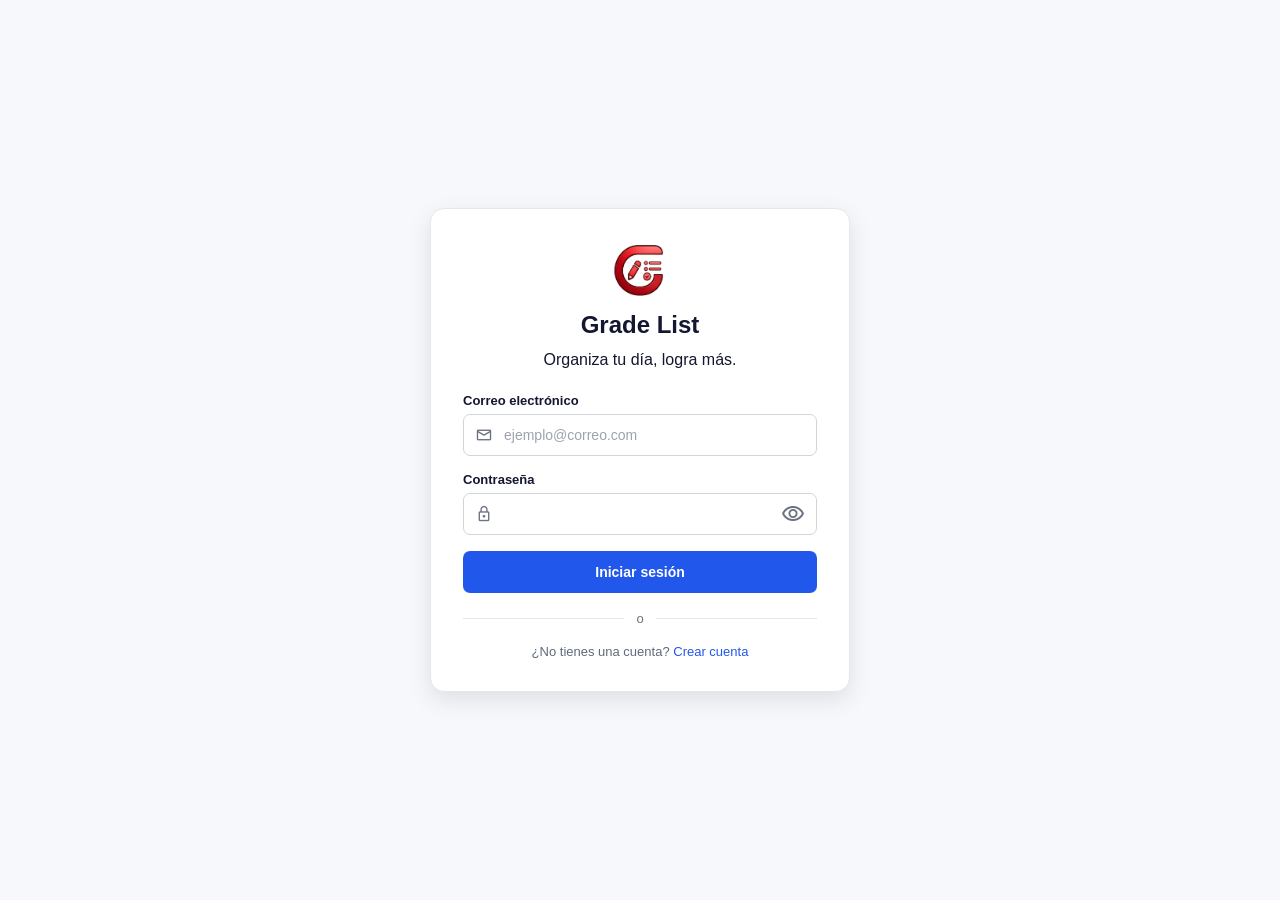
<file: index.html>
<!DOCTYPE html>
<html lang="es">

<head>
    <meta charset="UTF-8">

    <meta
        name="viewport"
        content="width=device-width, initial-scale=1.0"
    >

    <link rel="stylesheet" href="./css/styles.css">

    <link
        href="https://fonts.googleapis.com/css2?family=Material+Symbols+Outlined"
        rel="stylesheet"
    >

    <title>Grade List</title>
</head>

<body>

    <header>

        <!-- Identidad de la aplicación -->
        <a href="index.html" class="logo">
            <img
                src="image/logo4.png"
                alt="Logo de Grade List"
            >

            <span>Grade List</span>
        </a>


        <!-- Información del usuario -->
        <div class="usuario">

            <img
                src="image/perfil-usuario.jpg"
                alt="Foto de perfil del usuario"
            >

            <div class="usuario-info">

                <span id="nombre-usuario">Hola, Usuario</span>

                <button type="button" id="cerrar-sesion">

                    <span
                        class="material-symbols-outlined"
                        aria-hidden="true"
                    >
                        logout
                    </span>

                    Cerrar sesión

                </button>

            </div>

        </div>

    </header>


    <main>

        <h1 class="visually-hidden">
            Mis tareas
        </h1>


        <!-- Tarjeta superior: formulario y filtros -->
        <div class="panel-controles">


            <!-- Crear tarea -->
            <section id="crear-tarea">

                <h2>Nueva tarea</h2>

                <form id="formulario-tarea">

                    <label
                        for="titulo"
                        class="visually-hidden"
                    >
                        Nueva tarea
                    </label>

                    <input
                        type="text"
                        id="titulo"
                        name="titulo"
                        placeholder="¿Qué necesitas hacer?"
                        required
                    >

                    <button type="submit">
                        <span class="material-symbols-outlined">add</span>
                        <span class="texto-agregar">Agregar</span>
                    </button>

                </form>

            </section>


            <!-- Mensajes de éxito o error -->
            <div
                id="mensajes"
                class="mensaje"
                aria-live="polite"
            ></div>


            <!-- Filtros -->
            <section id="filtros">

                <h2 class="visually-hidden">
                    Filtrar tareas
                </h2>


                <div class="grupo-filtros">


                    <!-- Todas -->
                    <button
                        type="button"
                        class="filtro activo"
                        data-filtro="todas"
                        aria-pressed="true"
                        aria-label="Mostrar todas las tareas"
                        title="Todas"
                    >

                        <span
                            class="material-symbols-outlined"
                            aria-hidden="true"
                        >
                            checklist
                        </span>

                        <span class="texto-filtro">
                            Todas
                        </span>

                    </button>


                    <!-- Pendientes -->
                    <button
                        type="button"
                        class="filtro"
                        data-filtro="pendientes"
                        aria-pressed="false"
                        aria-label="Mostrar tareas pendientes"
                        title="Pendientes"
                    >

                        <span
                            class="material-symbols-outlined"
                            aria-hidden="true"
                        >
                            pending_actions
                        </span>

                        <span class="texto-filtro">
                            Pendientes
                        </span>

                    </button>


                    <!-- Completadas -->
                    <button
                        type="button"
                        class="filtro"
                        data-filtro="completadas"
                        aria-pressed="false"
                        aria-label="Mostrar tareas completadas"
                        title="Completadas"
                    >

                        <span
                            class="material-symbols-outlined"
                            aria-hidden="true"
                        >
                            task_alt
                        </span>

                        <span class="texto-filtro">
                            Completadas
                        </span>

                    </button>

                </div>


                <!-- Contador -->
                <p id="contador-tareas">

                    <span id="cantidad-tareas">
                        0
                    </span>
                    <span id="texto-contador">
                        tareas
                    </span>

                </p>

            </section>

        </div>


        <!-- Tarjeta inferior: lista de tareas -->
        <section id="lista-tareas">

            <h2 class="visually-hidden">
                Lista de tareas
            </h2>

            <ul id="tareas"></ul>

        </section>

        <div
            id="modal-eliminar"
            class="modal"
            role="dialog"
            aria-modal="true"
            aria-labelledby="titulo-modal-eliminar"
            aria-describedby="descripcion-modal-eliminar"
            hidden
        >
            <div class="modal-contenido">
                <h2 id="titulo-modal-eliminar">
                    Eliminar tarea
                </h2>

                <p id="descripcion-modal-eliminar">
                    ¿Seguro que quieres eliminar esta tarea?
                </p>

                <div class="modal-acciones">
                    <button type="button" id="cancelar-eliminar">
                        Cancelar
                    </button>

                    <button type="button" id="confirmar-eliminar">
                        Eliminar
                    </button>
                </div>
            </div>
        </div>

    </main>


    <footer></footer>

    <script src="./js/config.js"></script>
    <script src="./js/app.js"></script>

</body>

</html>
</file>
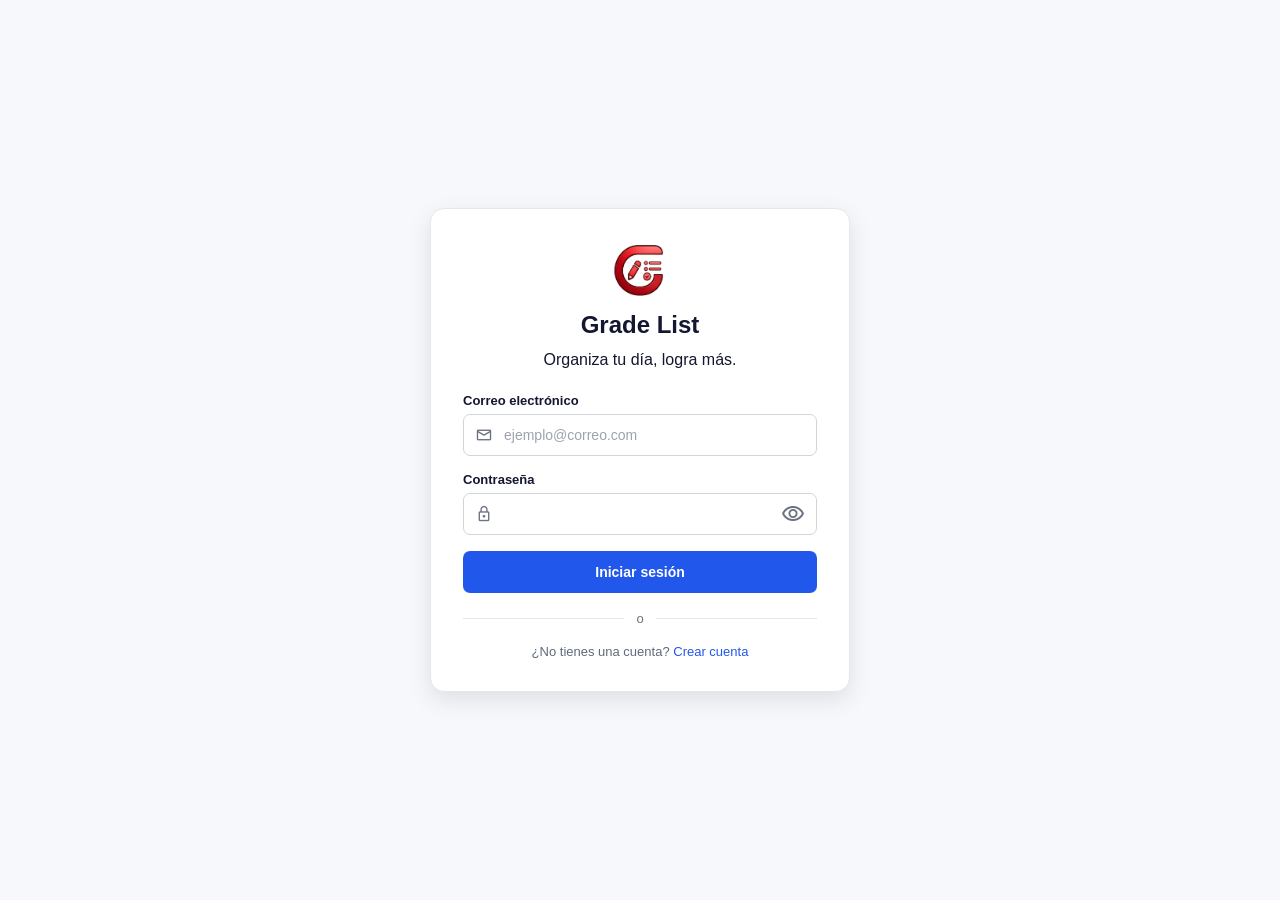
<file: login.html>
<!DOCTYPE html>
<html lang="es">
<head>
    <meta charset="UTF-8">
    <meta name="viewport" content="width=device-width, initial-scale=1.0">
    <title>Grade List - Iniciar sesión</title>
    <link href="https://fonts.googleapis.com/css2?family=Material+Symbols+Outlined" rel="stylesheet">
    <link rel="stylesheet" href="./css/styles.css">
    <link rel="stylesheet" href="./css/auth.css">

</head>
<body>
    <main>
        <section id="tarjeta-login" class="tarjeta-auth">
            
            <div class="auth-logo">
                <img src="./image/logo4.png" alt="Logo de Grade List">
                <span>Grade List</span>
            </div>

            <h1 class="visually-hidden">Iniciar sesión</h1>

            <p>Organiza tu día, logra más.</p>

            <div id="mensajes" class="mensaje" aria-live="polite"></div>

            <form id="formulario-login" class="formulario-auth" novalidate>
                <div class="form-input">
                <label for="correo">
                    Correo electrónico
                </label>

                    <div class="input-icono">
                        <span class="material-symbols-outlined">mail</span>
                        <input
                        type="email"
                        id="correo"
                        name="email"
                        placeholder="ejemplo@correo.com"
                        maxlength="255"
                        required
                    >
                    </div>
                </div>

                <div class="form-input">
                <label for="password">
                    Contraseña
                </label>

                    <div class="input-icono">
                        <span class="material-symbols-outlined">lock</span>
                        <input
                        type="password"
                        id="password"
                        name="password"
                        minlength="8"
                        maxlength="72"
                        required
                    >

                    <button
                        type="button"
                        class="mostrar-password"
                        aria-label="Mostrar contraseña"
                    >
                        <span class="material-symbols-outlined">visibility</span>
                    </button>
                    </div>
                </div>
                
                <button type="submit" class="boton-registro">
                    Iniciar sesión
                </button>
            </form>

            <div class="separador">
                <span></span>
                <p>o</p>
                <span></span>
            </div>

            <p>
                ¿No tienes una cuenta? <a href="register.html">Crear cuenta</a>
            </p>
        </section>
    </main>

    <script src="./js/config.js"></script>
    <script src="./js/login.js"></script>
</body>
</html>
</file>
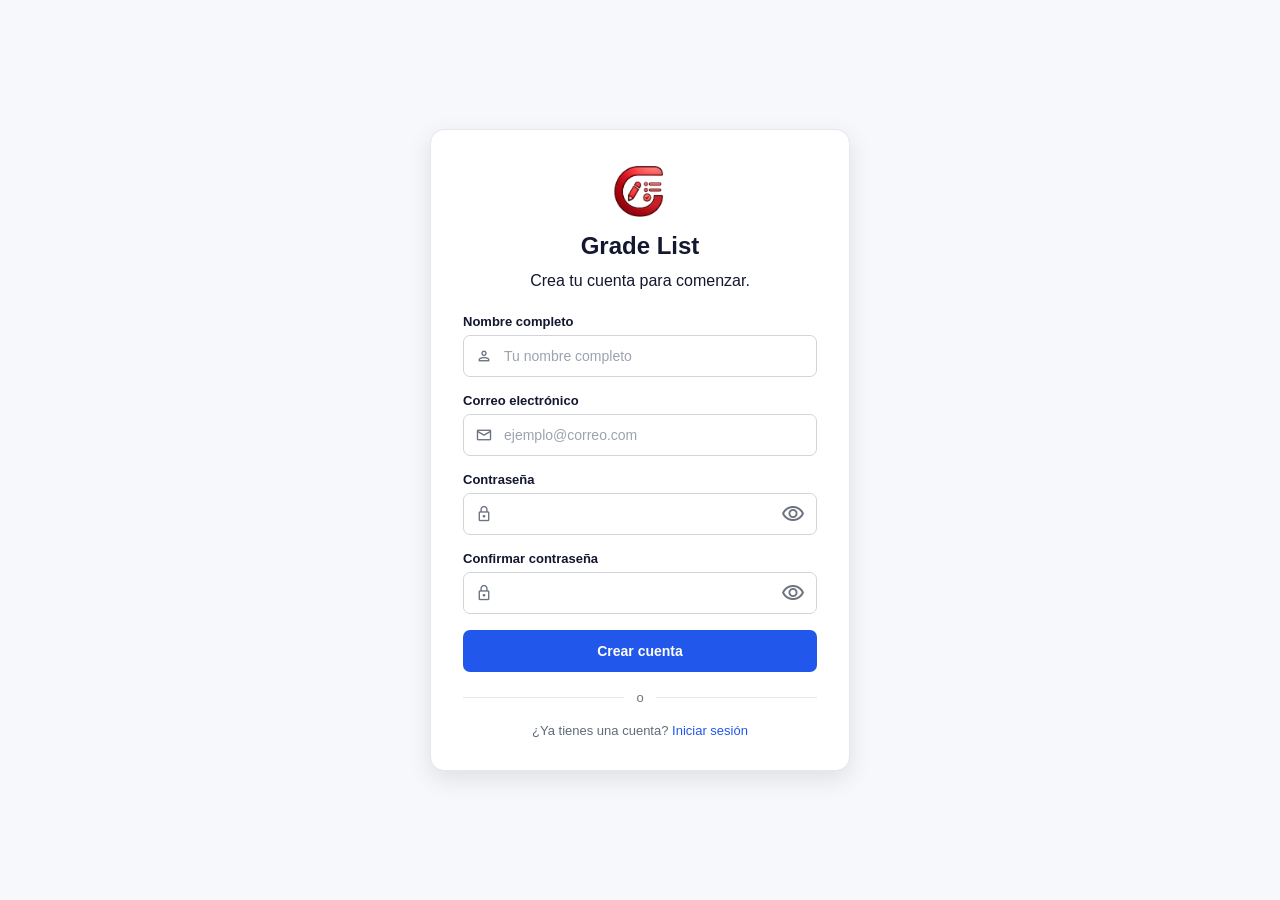
<file: register.html>
<!DOCTYPE html>
<html lang="es">
<head>
    <meta charset="UTF-8">
    <meta name="viewport" content="width=device-width, initial-scale=1.0">
    <title>Grade List - Registro</title>
    <link href="https://fonts.googleapis.com/css2?family=Material+Symbols+Outlined" rel="stylesheet">
    <link rel="stylesheet" href="./css/styles.css">
    <link rel="stylesheet" href="./css/auth.css">

</head>
<body>
    <main>
        <section id="tarjeta-registro" class="tarjeta-auth">
            
            <div class="auth-logo">
                <img src="./image/logo4.png" alt="Logo de Grade List">
                <span>Grade List</span>
            </div>

            <h1 class="visually-hidden">Crear cuenta</h1>

            <p>Crea tu cuenta para comenzar.</p>

            <div id="mensajes" class="mensaje" aria-live="polite"></div>

            <form id="formulario-registro" class="formulario-auth" novalidate>
                <div class="form-input">
                <label for="nombre">
                    Nombre completo
                </label>

                    <div class="input-icono">
                        <span class="material-symbols-outlined">person</span>
                        <input
                        type="text"
                        id="nombre"
                        name="nombre"
                        placeholder="Tu nombre completo"
                        minlength="3"
                        maxlength="100"
                        required
                    >
                    </div>
                </div>

                <div class="form-input">
                <label for="correo">
                    Correo electrónico
                </label>

                    <div class="input-icono">
                        <span class="material-symbols-outlined">mail</span>
                        <input
                        type="email"
                        id="correo"
                        name="email"
                        placeholder="ejemplo@correo.com"
                        maxlength="255"
                        required
                    >
                    </div>
                </div>

                <div class="form-input">
                <label for="password">
                    Contraseña
                </label>

                    <div class="input-icono">
                        <span class="material-symbols-outlined">lock</span>
                        <input
                        type="password"
                        id="password"
                        name="password"
                        minlength="8"
                        maxlength="72"
                        required
                    >

                    <button
                        type="button"
                        class="mostrar-password"
                        aria-label="Mostrar contraseña"
                    >
                        <span class="material-symbols-outlined">visibility</span>
                    </button>
                    </div>
                </div>

                <div class="form-input">
                <label for="confirmarPassword">
                    Confirmar contraseña
                </label>

                <div class="input-icono">
                    <span class="material-symbols-outlined">lock</span>
                    <input
                    type="password"
                    id="confirmarPassword"
                    name="confirmarPassword"
                    minlength="8"
                    maxlength="72"
                    required
                >

                <button
                    type="button"
                    class="mostrar-password"
                    aria-label="Mostrar contraseña"
                >
                    <span class="material-symbols-outlined">visibility</span>
                </button>
                </div>
                
                </div>
                
                <button type="submit" class="boton-registro">
                    Crear cuenta
                </button>
            </form>

            <div class="separador">
                <span></span>
                <p>o</p>
                <span></span>
            </div>

            <p>
                ¿Ya tienes una cuenta? <a href="login.html">Iniciar sesión</a>
            </p>
        </section>
    </main>

    <script src="./js/config.js"></script>
    <script src="./js/register.js"></script>
</body>
</html>
</file>
<file: css/styles.css>
* {
    box-sizing: border-box;
}

/* Material Symbols */
.material-symbols-outlined {
    line-height: 1;
    vertical-align: middle;
}


/* =========================
   BODY
========================= */

body {
    font-family: Arial, sans-serif;
    margin: 0;
    padding: 0;

    background-color: #F7F8FB;
    color: #13172F;

    min-height: 100vh;
}


/* =========================
   HEADER
========================= */

header {
    display: flex;
    justify-content: space-between;
    align-items: center;

    padding: 16px 40px;

    color: white;
    background-color: #0C309F;
}


/* Logo */

.logo {
    display: flex;
    align-items: center;
    gap: 12px;

    text-decoration: none;
    color: white;
}

.logo img {
    width: 40px;
    height: 40px;

    object-fit: cover;
}


/* Usuario */

.usuario {
    display: flex;
    align-items: center;
    gap: 12px;
}

.usuario-info {
    display: flex;
    flex-direction: column;
    align-items: flex-end;
}

.usuario img {
    width: 40px;
    height: 40px;

    object-fit: cover;
    border-radius: 50%;
}

.usuario-info span {
    margin: 0;

    font-size: 14px;
    font-weight: bold;
}

.usuario-info button {
    display: flex;
    align-items: center;
    gap: 2px;

    padding: 0;

    border: none;

    background: none;
    color: white;

    font-size: 12px;

    cursor: pointer;
}

.usuario-info button .material-symbols-outlined {
    font-size: 15px;
}

.usuario-info button:hover {
    color: #D1D5DB;
}


/* =========================
   MAIN
========================= */

main {
    width: 100%;
    max-width: 1100px;

    margin: 0 auto;
    padding: 32px 20px;
}

main h1 {
    margin-top: 0;
    margin-bottom: 24px;

    font-size: 30px;
}


/* Elementos visibles solo para lectores de pantalla */

.visually-hidden {
    position: absolute;

    width: 1px;
    height: 1px;

    padding: 0;
    margin: -1px;

    overflow: hidden;
    white-space: nowrap;

    border: 0;

    clip-path: inset(50%);
}


/* =========================
   TARJETAS
========================= */

.panel-controles,
#lista-tareas {
    padding: 24px;

    background-color: #FFFFFF;

    border: 1px solid #E5E7EB;
    border-radius: 10px;

    box-shadow: 0 4px 6px rgba(0, 0, 0, 0.1);
}

.panel-controles {
    margin-bottom: 20px;
}


/* =========================
   CREAR TAREA
========================= */

#crear-tarea {
    margin-bottom: 20px;
}

#crear-tarea h2 {
    margin: 0 0 16px;

    font-size: 16px;
    font-weight: 700;

    color: #13172F;
}


/* Formulario */

#formulario-tarea {
    display: flex;
    align-items: stretch;

    gap: 12px;
}

#formulario-tarea input {
    flex: 1;

    min-width: 0;
    height: 45px;

    padding: 0 14px;

    border: 1px solid #D1D5DB;
    border-radius: 8px;

    background-color: #FFFFFF;
    color: #13172F;

    font-size: 15px;

    outline: none;

    transition:
        border-color 0.2s,
        box-shadow 0.2s;
}

#formulario-tarea input::placeholder {
    color: #9CA3AF;
}

#formulario-tarea input:focus {
    border-color: #2257EB;

    box-shadow:
        0 0 0 3px rgba(34, 87, 235, 0.12);
}


/* Botón agregar */

#formulario-tarea button {
    display: flex;
    align-items: center;
    justify-content: center;

    gap: 6px;

    min-width: 110px;
    height: 45px;

    padding: 0 22px;

    border: 1px solid #2257EB;
    border-radius: 8px;

    background-color: #2257EB;
    color: #FFFFFF;

    font-size: 15px;
    font-weight: 600;

    cursor: pointer;

    transition:
        background-color 0.2s,
        border-color 0.2s,
        transform 0.1s;
}

#formulario-tarea button:hover {
    background-color: #1745C7;
    border-color: #1745C7;
}

#formulario-tarea button:active {
    transform: scale(0.98);
}


/* =========================
   MENSAJES
========================= */

.mensaje {
    padding: 12px 16px;
    margin-bottom: 20px;

    border-radius: 8px;

    font-size: 14px;
}

.mensaje:empty {
    display: none;
}

.mensaje.exito {
    color: #166534;

    background-color: #DCFCE7;

    border: 1px solid #86EFAC;
}

.mensaje.error {
    color: #991B1B;

    background-color: #FEE2E2;

    border: 1px solid #FCA5A5;
}


/* =========================
   FILTROS
========================= */

#filtros {
    display: flex;
    justify-content: space-between;
    align-items: center;

    gap: 16px;

    flex-wrap: wrap;
}

.grupo-filtros {
    display: flex;

    gap: 8px;

    flex-wrap: wrap;
}

.filtro {
    display: flex;
    align-items: center;

    gap: 6px;

    padding: 8px 16px;

    border: 1px solid #E5E7EB;
    border-radius: 6px;

    background-color: #F9FAFB;
    color: #13172F;

    cursor: pointer;

    font-size: 14px;

    transition:
        background-color 0.2s,
        border-color 0.2s,
        color 0.2s;
}

.filtro .material-symbols-outlined {
    font-size: 18px;
}

.filtro.activo {
    background-color: #0C309F;
    color: #FFFFFF;

    border-color: #0C309F;

    font-weight: 600;
}

.filtro.activo:hover {
    background-color: #09277F;
    border-color: #09277F;
}

.filtro:hover:not(.activo) {
    background-color: #EEF3FF;
    color: #0C309F;

    border-color: #0C309F;
}


/* Contador */

#contador-tareas {
    margin: 0;

    color: #5F6B7A;

    font-size: 14px;

    white-space: nowrap;
}


/* =========================
LISTA DE TAREAS
========================= */

#tareas {
    display: flex;
    flex-direction: column;
    gap: 8px;

    list-style: none;
    margin: 0;
    padding: 0;
}


/* Cada tarea */

.tarea {
    display: flex;
    align-items: center;

    gap: 12px;

    padding: 16px;

    border: 1px solid #E5E7EB;
    border-radius: 8px;

    background-color: #F9FAFB;
}


/* Checkbox + título */

.tarea label {
    display: flex;
    align-items: center;

    gap: 10px;

    flex: 1;
}

.checkbox-tarea {
    width: 18px;
    height: 18px;

    accent-color: #0C309F;

    cursor: pointer;
}


/* Estado */

.estado {
    padding: 5px 10px;

    border-radius: 20px;

    background-color: #FEF3C7;
    color: #92400E;

    font-size: 12px;
    font-weight: 600;
}


/* =========================
   BOTONES DE TAREA
========================= */

.tarea button {
    display: inline-flex;
    align-items: center;
    gap: 6px;

    background: none;
    border: none;
    padding: 6px 4px;

    cursor: pointer;
    font-size: 14px;
    font-weight: 500;
}

.tarea button .material-symbols-outlined {
    font-size: 18px;
    line-height: 1;
}


/* Editar */

.editar {
    color: #2563EB;
}

.editar:hover {
    color: #1D4ED8;
}


/* Eliminar */

.eliminar {
    color: #EF4444;
}

.eliminar:hover {
    color: #DC2626;
}


/* =========================
   TAREA COMPLETADA
========================= */

.tarea[data-estado="completada"] {
    background-color: #F0FDF4;

    border-color: #BBF7D0;
}

.tarea[data-estado="completada"] .titulo {
    color: #6B7280;

    text-decoration: line-through;
}

.tarea[data-estado="completada"] .estado {
    background-color: #DCFCE7;
    color: #166534;
}


/* =========================
   RESPONSIVE
========================= */

@media (max-width: 600px) {

    /* Header */

    header {
        padding: 8px 20px;
    }

    .logo {
        gap: 6px;
    }

    .logo img {
        width: 30px;
        height: 30px;
    }

    .usuario {
        gap: 6px;
    }

    .usuario img {
        width: 30px;
        height: 30px;
    }

    .usuario-info span {
        font-size: 12px;
    }

    .usuario-info button {
        font-size: 11px;
    }

    .usuario-info button .material-symbols-outlined {
        font-size: 14px;
    }


    /* Main */

    main {
        padding: 20px 12px;
    }


    /* Tarjetas */

    .panel-controles,
    #lista-tareas {
        padding: 12px;
    }

    .panel-controles {
        margin-bottom: 10px;
    }


    /* Crear tarea */

    #crear-tarea {
        margin-bottom: 10px;
    }

    #crear-tarea h2 {
        margin: 0 0 10px;

        font-size: 13px;
    }


    /* Formulario */

    #formulario-tarea {
        gap: 6px;
    }

    #formulario-tarea input {
        height: 42px;

        padding: 0 12px;

        font-size: 14px;
    }

    #formulario-tarea button {
        min-width: 105px;
        height: 42px;

        padding: 0 12px;

        font-size: 13px;
        font-weight: 600;
    }


    /* Filtros */

    #filtros {
        gap: 10px;
    }

    .filtro .texto-filtro {
        display: none;
    }

    .filtro {
        display: flex;
        align-items: center;
        justify-content: center;

        width: 36px;
        height: 36px;

        padding: 0;
    }

    .filtro .material-symbols-outlined {
        font-size: 19px;
    }


    /* Contador */

    #contador-tareas {
        margin: 0;

        font-size: 14px;

        white-space: nowrap;
    }


    /* Tareas */

    .tarea {
        gap: 6px;

        padding: 7px;
    }

    .tarea label {
        min-width: 0;

        gap: 8px;
    }

    .tarea .titulo {
        font-size: 14px;

        line-height: 1.15;

        overflow-wrap: anywhere;
    }


    /* Estado */

    .estado {
        padding: 4px 7px;

        font-size: 10px;

        white-space: nowrap;
    }


    /* Ocultar texto de botones */

    .tarea .texto-boton {
        display: none;
    }


    /* Botones editar/eliminar */

    .tarea button {
        display: flex;
        align-items: center;
        justify-content: center;

        width: 32px;
        height: 32px;

        padding: 0;

        flex-shrink: 0;
    }

    .tarea button .material-symbols-outlined {
        font-size: 17px;
        line-height: 1;
    }

    .tarea {
        gap: 8px;
    }

    .tarea label {
        min-width: 0;
        gap: 8px;
        align-items: flex-start;
    }

    .checkbox-tarea {
        flex-shrink: 0;
        margin-top: 3px;
    }

    .input-editar {
        margin-right: 4px;
    }
}

.input-editar {
    flex: 1;
    min-width: 0;
    border: none;
    outline: none;
    background: transparent;
    font: inherit;
    color: inherit;
    padding: 2px 4px;
}

.input-editar:focus {
    box-shadow: 0 2px 0 #0C309F;
}

.tarea .acciones-edicion {
    display: flex;
    gap: 8px;
    align-items: center;
}

.tarea .guardar-edicion,
.tarea .cancelar-edicion {
    background: none;
    border: none;
    padding: 0;
    display: inline-flex;
    align-items: center;
    gap: 4px;
    cursor: pointer;
}

.tarea .guardar-edicion {
    color: #0C309F;
}

.tarea .cancelar-edicion {
    color: #5F6B7A;
}

.tarea .guardar-edicion:hover,
.tarea .cancelar-edicion:hover {
    text-decoration: none;
    opacity: 0.8;
}

.modal {
    position: fixed;
    inset: 0;

    display: flex;
    align-items: center;
    justify-content: center;

    padding: 20px;

    background-color: rgba(0, 0, 0, 0.45);

    z-index: 1000;
}

.modal-contenido {
    width: 100%;
    max-width: 420px;

    padding: 24px;

    background-color: #FFFFFF;

    border-radius: 12px;

    box-shadow: 0 10px 30px rgba(0, 0, 0, 0.20);
}

.modal-contenido h2 {
    margin: 0 0 12px;

    font-size: 20px;
}

.modal-contenido p {
    margin: 0 0 24px;

    color: #5F6B7A;
}

.modal-acciones {
    display: flex;
    justify-content: flex-end;
    gap: 10px;
}

.modal-acciones button {
    padding: 9px 16px;

    border-radius: 8px;

    cursor: pointer;

    font-size: 14px;
    font-weight: 600;
}

#cancelar-eliminar {
    border: 1px solid #D1D5DB;

    background-color: #FFFFFF;
    color: #13172F;
}

#confirmar-eliminar {
    border: 1px solid #EF4444;

    background-color: #EF4444;
    color: #FFFFFF;
}

.modal[hidden] {
    display: none;
}

.tarea button[hidden] {
    display: none;
}

.titulo {
    min-width: 0;
    overflow-wrap: anywhere;
    word-break: break-word;
}

#descripcion-modal-eliminar {
    overflow-wrap: anywhere;
    word-break: break-word;
    max-width: 100%;
}

.modal-contenido {
    min-width: 0;
    overflow: hidden;
}
</file>
<file: css/auth.css>
/* =========================
   CONTENEDOR AUTH
========================= */

main {
    max-width: none;
    min-height: 100vh;

    display: flex;
    justify-content: center;
    align-items: center;

    padding: 40px 20px;
}


/* =========================
   TARJETA REGISTRO
========================= */

.tarjeta-auth {
    width: 100%;
    max-width: 420px;

    padding: 32px;

    background-color: #FFFFFF;

    border: 1px solid #E5E7EB;
    border-radius: 14px;

    box-shadow: 0 8px 24px rgba(0, 0, 0, 0.10);
}

.auth-logo {
    display: flex;
    flex-direction: column;
    align-items: center;

    gap: 8px;
    margin-bottom: 12px;
}

.auth-logo img {
    width: 62px;
    height: 62px;
}

.auth-logo span {
    font-size: 24px;
    font-weight: 700;

    color: #13172F;
}

.tarjeta-auth h1 {
    margin: 8px 0 4px;
    font-size: 20px;
    text-align: center;
}

.tarjeta-auth > p {
    margin: 0 0 24px;
    text-align: center;
}

.tarjeta-auth > p:last-child {
    margin: 0;

    text-align: center;
    font-size: 13px;

    color: #5F6B7A;
}

.tarjeta-auth > p:last-child a {
    color: #2257EB;
    font-weight: 500;
    text-decoration: none;
}

.tarjeta-auth > p:last-child a:hover {
    text-decoration: underline;
}

.form-input {
    display: flex;
    flex-direction: column;
    gap: 6px;

    margin-bottom: 16px;
}

.form-input label {
    font-size: 13px;
    font-weight: 600;

    color: #13172F;
}

.form-input input {
    width: 100%;
    height: 42px;

    padding: 0 12px;

    border: 1px solid #D1D5DB;
    border-radius: 7px;

    background-color: #FFFFFF;
    color: #13172F;

    font-size: 14px;

    outline: none;

    transition:
        border-color 0.2s,
        box-shadow 0.2s;
}

.form-input input:focus {
    border-color: #2257EB;

    box-shadow:
        0 0 0 3px rgba(34, 87, 235, 0.12);
}

.form-input input::placeholder {
    color: #9CA3AF;
}

.boton-registro {
    width: 100%;
    height: 42px;

    border: none;
    border-radius: 7px;

    background-color: #2257EB;
    color: #FFFFFF;

    font-size: 14px;
    font-weight: 600;

    cursor: pointer;

    transition:
        background-color 0.2s,
        transform 0.1s;
}

.boton-registro:hover {
    background-color: #1745C7;
}

.boton-registro:active {
    transform: scale(0.98);
}

.formulario-auth {
    margin-bottom: 18px;
}

.separador {
    display: flex;
    align-items: center;
    gap: 12px;

    margin: 18px 0;
}

.separador span {
    flex: 1;
    height: 1px;

    background-color: #E5E7EB;
}

.separador p {
    margin: 0;

    font-size: 13px;
    color: #6B7280;
}

.input-icono {
    position: relative;
    width: 100%;
}

.input-icono > .material-symbols-outlined {
    position: absolute;

    left: 12px;
    top: 50%;

    transform: translateY(-50%);

    font-size: 18px;
    color: #6B7280;

    pointer-events: none;
}

.input-icono input {
    padding-left: 40px;
    padding-right: 40px;
}

.input-icono .mostrar-password {
    position: absolute;
    right: 12px;
    top: 50%;

    transform: translateY(-50%);

    width: auto;
    height: auto;
    padding: 0;

    border: none;
    background: none;
    color: #6B7280;

    cursor: pointer;
}
</file>
